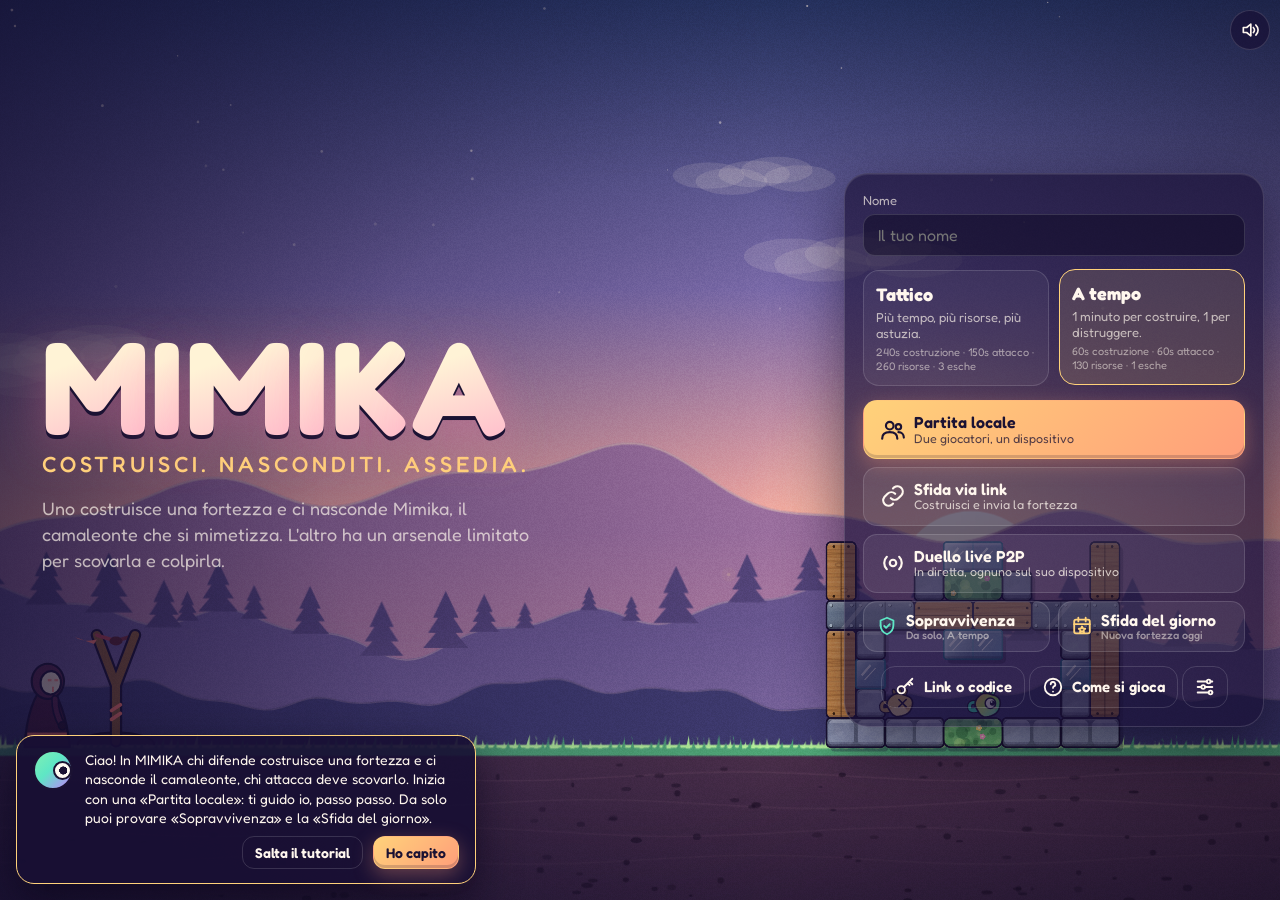
<file: index.html>
<!doctype html>
<html lang="it">
  <head>
    <meta charset="UTF-8" />
    <meta name="viewport" content="width=device-width, initial-scale=1, maximum-scale=1, user-scalable=no, viewport-fit=cover" />
    <meta name="theme-color" content="#140f33" />
    <meta name="description" content="Mimika: costruisci una fortezza, nascondi il camaleonte, assedia quella dell'avversario. 1 contro 1, senza server." />
    <meta name="apple-mobile-web-app-capable" content="yes" />
    <meta name="apple-mobile-web-app-status-bar-style" content="black-translucent" />
    <link rel="icon" href="./favicon.svg" type="image/svg+xml" />
    <link rel="manifest" href="./manifest.webmanifest" />
    <link rel="apple-touch-icon" href="./icons/apple-touch-icon.png" />
    <meta name="mobile-web-app-capable" content="yes" />
    <!-- anteprima dei link (WhatsApp, Telegram, social): https://saari90.github.io/Mimika-gioco/ viene da .env.production -->
    <meta property="og:type" content="website" />
    <meta property="og:site_name" content="Mimika" />
    <meta property="og:locale" content="it_IT" />
    <meta property="og:title" content="Mimika — Costruisci. Nasconditi. Assedia." />
    <meta property="og:description" content="Ti hanno sfidato! Nascondi il camaleonte nella tua fortezza o scova quello dell'avversario. 1 contro 1, gratis, nel browser." />
    <meta property="og:url" content="https://saari90.github.io/Mimika-gioco/" />
    <meta property="og:image" content="https://saari90.github.io/Mimika-gioco/og.png" />
    <meta property="og:image:width" content="1200" />
    <meta property="og:image:height" content="630" />
    <meta property="og:image:alt" content="Il logo MIMIKA davanti a una fortezza di carta al tramonto" />
    <meta name="twitter:card" content="summary_large_image" />
    <title>Mimika</title>
    <script type="module" crossorigin src="./assets/index-C_woood3.js"></script>
    <link rel="stylesheet" crossorigin href="./assets/index-BLP71N2I.css">
  </head>
  <body>
    <canvas id="stage" aria-label="Campo di gioco"></canvas>
    <div id="ui"></div>
    <div id="rotate" aria-hidden="true">
      <div class="rotate-phone"></div>
      <p>Ruota il telefono in orizzontale</p>
    </div>
    <div id="boot"><span>MIMIKA</span></div>
  </body>
</html>
</file>
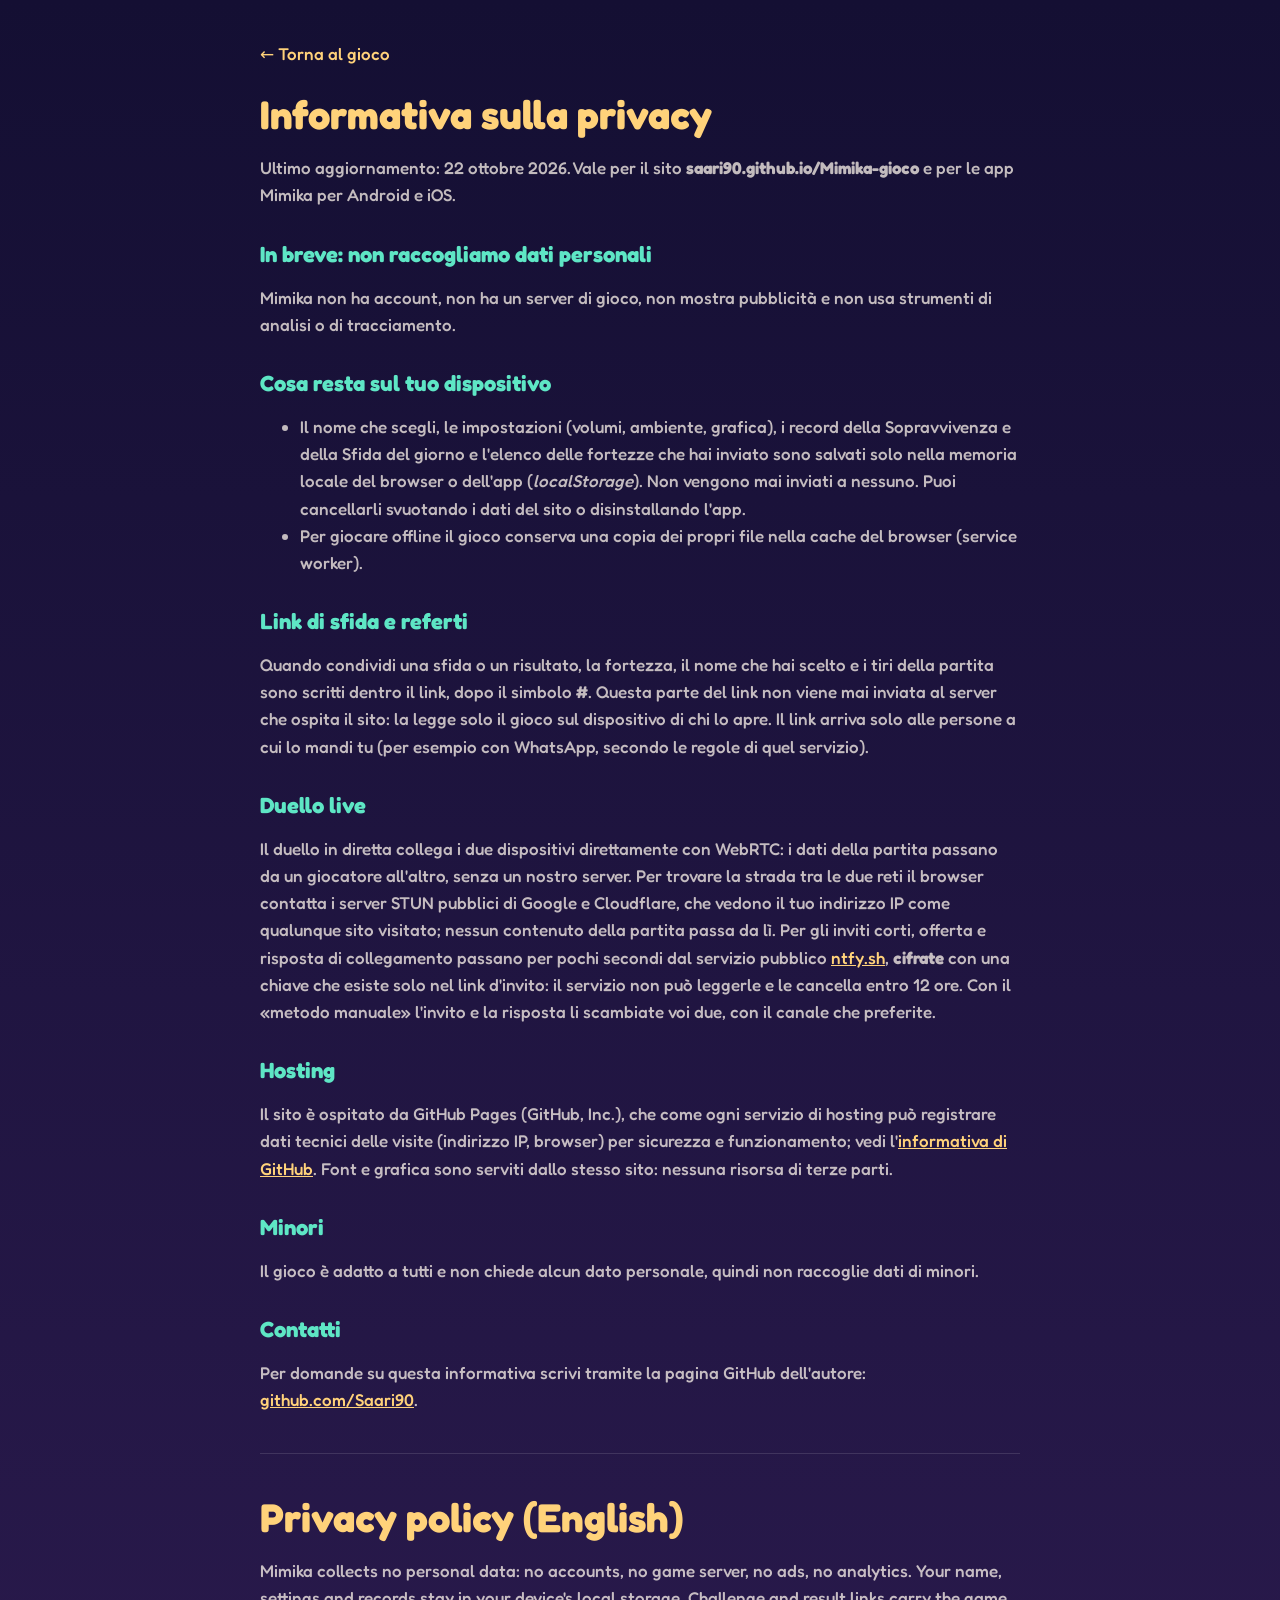
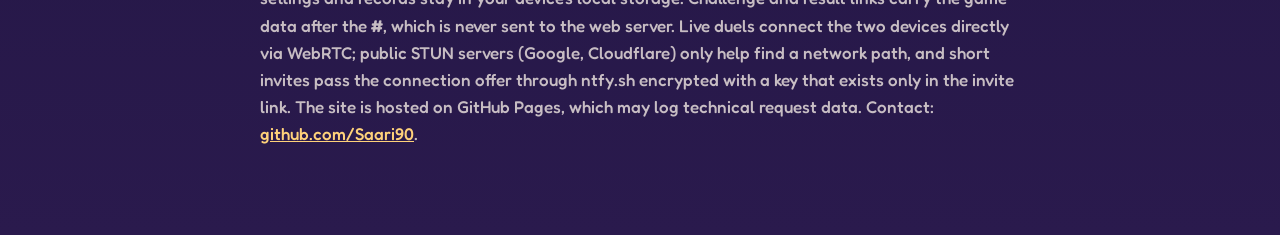
<file: privacy/index.html>
<!doctype html>
<html lang="it">
<head>
  <meta charset="UTF-8" />
  <meta name="viewport" content="width=device-width, initial-scale=1" />
  <title>Mimika — Informativa sulla privacy</title>
  <meta name="theme-color" content="#140f33" />
  <link rel="icon" href="../favicon.svg" type="image/svg+xml" />
  <style>
    @font-face { font-family: Fredoka; src: url(../fonts/fredoka-500.woff2) format('woff2'); font-weight: 500; font-display: swap; }
    @font-face { font-family: Fredoka; src: url(../fonts/fredoka-700.woff2) format('woff2'); font-weight: 700; font-display: swap; }
    :root { --night: #140f33; --gold: #ffd27a; --def: #5ee6c5; --text: #fff7ee; --muted: rgba(255, 247, 238, 0.74); --line: rgba(255, 255, 255, 0.12); }
    * { box-sizing: border-box; }
    body { margin: 0; font: 500 17px/1.6 Fredoka, system-ui, sans-serif; color: var(--text); background: #140f33 linear-gradient(180deg, #140f33, #2a1a4d); min-height: 100vh; }
    main { width: min(760px, 100% - 32px); margin: 0 auto; padding: 40px 0 70px; }
    h1 { font: 700 clamp(28px, 5vw, 40px)/1.15 Fredoka; color: var(--gold); margin: 0 0 6px; }
    h2 { font: 700 22px Fredoka; margin: 32px 0 6px; color: var(--def); }
    p, li { color: var(--muted); }
    a { color: var(--gold); }
    .back { display: inline-block; margin-bottom: 24px; text-decoration: none; }
    hr { border: 0; border-top: 1px solid var(--line); margin: 40px 0; }
  </style>
</head>
<body>
  <main>
    <a class="back" href="../">← Torna al gioco</a>
    <h1>Informativa sulla privacy</h1>
    <p>Ultimo aggiornamento: 22 ottobre 2026. Vale per il sito <b>saari90.github.io/Mimika-gioco</b> e per le app Mimika per Android e iOS.</p>

    <h2>In breve: non raccogliamo dati personali</h2>
    <p>Mimika non ha account, non ha un server di gioco, non mostra pubblicità e non usa strumenti di analisi o di tracciamento.</p>

    <h2>Cosa resta sul tuo dispositivo</h2>
    <ul>
      <li>Il nome che scegli, le impostazioni (volumi, ambiente, grafica), i record della Sopravvivenza e della Sfida del giorno e l'elenco delle fortezze che hai inviato sono salvati solo nella memoria locale del browser o dell'app (<i>localStorage</i>). Non vengono mai inviati a nessuno. Puoi cancellarli svuotando i dati del sito o disinstallando l'app.</li>
      <li>Per giocare offline il gioco conserva una copia dei propri file nella cache del browser (service worker).</li>
    </ul>

    <h2>Link di sfida e referti</h2>
    <p>Quando condividi una sfida o un risultato, la fortezza, il nome che hai scelto e i tiri della partita sono scritti dentro il link, dopo il simbolo <b>#</b>. Questa parte del link non viene mai inviata al server che ospita il sito: la legge solo il gioco sul dispositivo di chi lo apre. Il link arriva solo alle persone a cui lo mandi tu (per esempio con WhatsApp, secondo le regole di quel servizio).</p>

    <h2>Duello live</h2>
    <p>Il duello in diretta collega i due dispositivi direttamente con WebRTC: i dati della partita passano da un giocatore all'altro, senza un nostro server. Per trovare la strada tra le due reti il browser contatta i server STUN pubblici di Google e Cloudflare, che vedono il tuo indirizzo IP come qualunque sito visitato; nessun contenuto della partita passa da lì. Per gli inviti corti, offerta e risposta di collegamento passano per pochi secondi dal servizio pubblico <a href="https://ntfy.sh">ntfy.sh</a>, <b>cifrate</b> con una chiave che esiste solo nel link d'invito: il servizio non può leggerle e le cancella entro 12 ore. Con il «metodo manuale» l'invito e la risposta li scambiate voi due, con il canale che preferite.</p>

    <h2>Hosting</h2>
    <p>Il sito è ospitato da GitHub Pages (GitHub, Inc.), che come ogni servizio di hosting può registrare dati tecnici delle visite (indirizzo IP, browser) per sicurezza e funzionamento; vedi l'<a href="https://docs.github.com/site-policy/privacy-policies/github-general-privacy-statement">informativa di GitHub</a>. Font e grafica sono serviti dallo stesso sito: nessuna risorsa di terze parti.</p>

    <h2>Minori</h2>
    <p>Il gioco è adatto a tutti e non chiede alcun dato personale, quindi non raccoglie dati di minori.</p>

    <h2>Contatti</h2>
    <p>Per domande su questa informativa scrivi tramite la pagina GitHub dell'autore: <a href="https://github.com/Saari90">github.com/Saari90</a>.</p>

    <hr />
    <h1 lang="en">Privacy policy (English)</h1>
    <p lang="en">Mimika collects no personal data: no accounts, no game server, no ads, no analytics. Your name, settings and records stay in your device's local storage. Challenge and result links carry the game data after the <b>#</b>, which is never sent to the web server. Live duels connect the two devices directly via WebRTC; public STUN servers (Google, Cloudflare) only help find a network path, and short invites pass the connection offer through ntfy.sh encrypted with a key that exists only in the invite link. The site is hosted on GitHub Pages, which may log technical request data. Contact: <a href="https://github.com/Saari90">github.com/Saari90</a>.</p>
  </main>
</body>
</html>
</file>
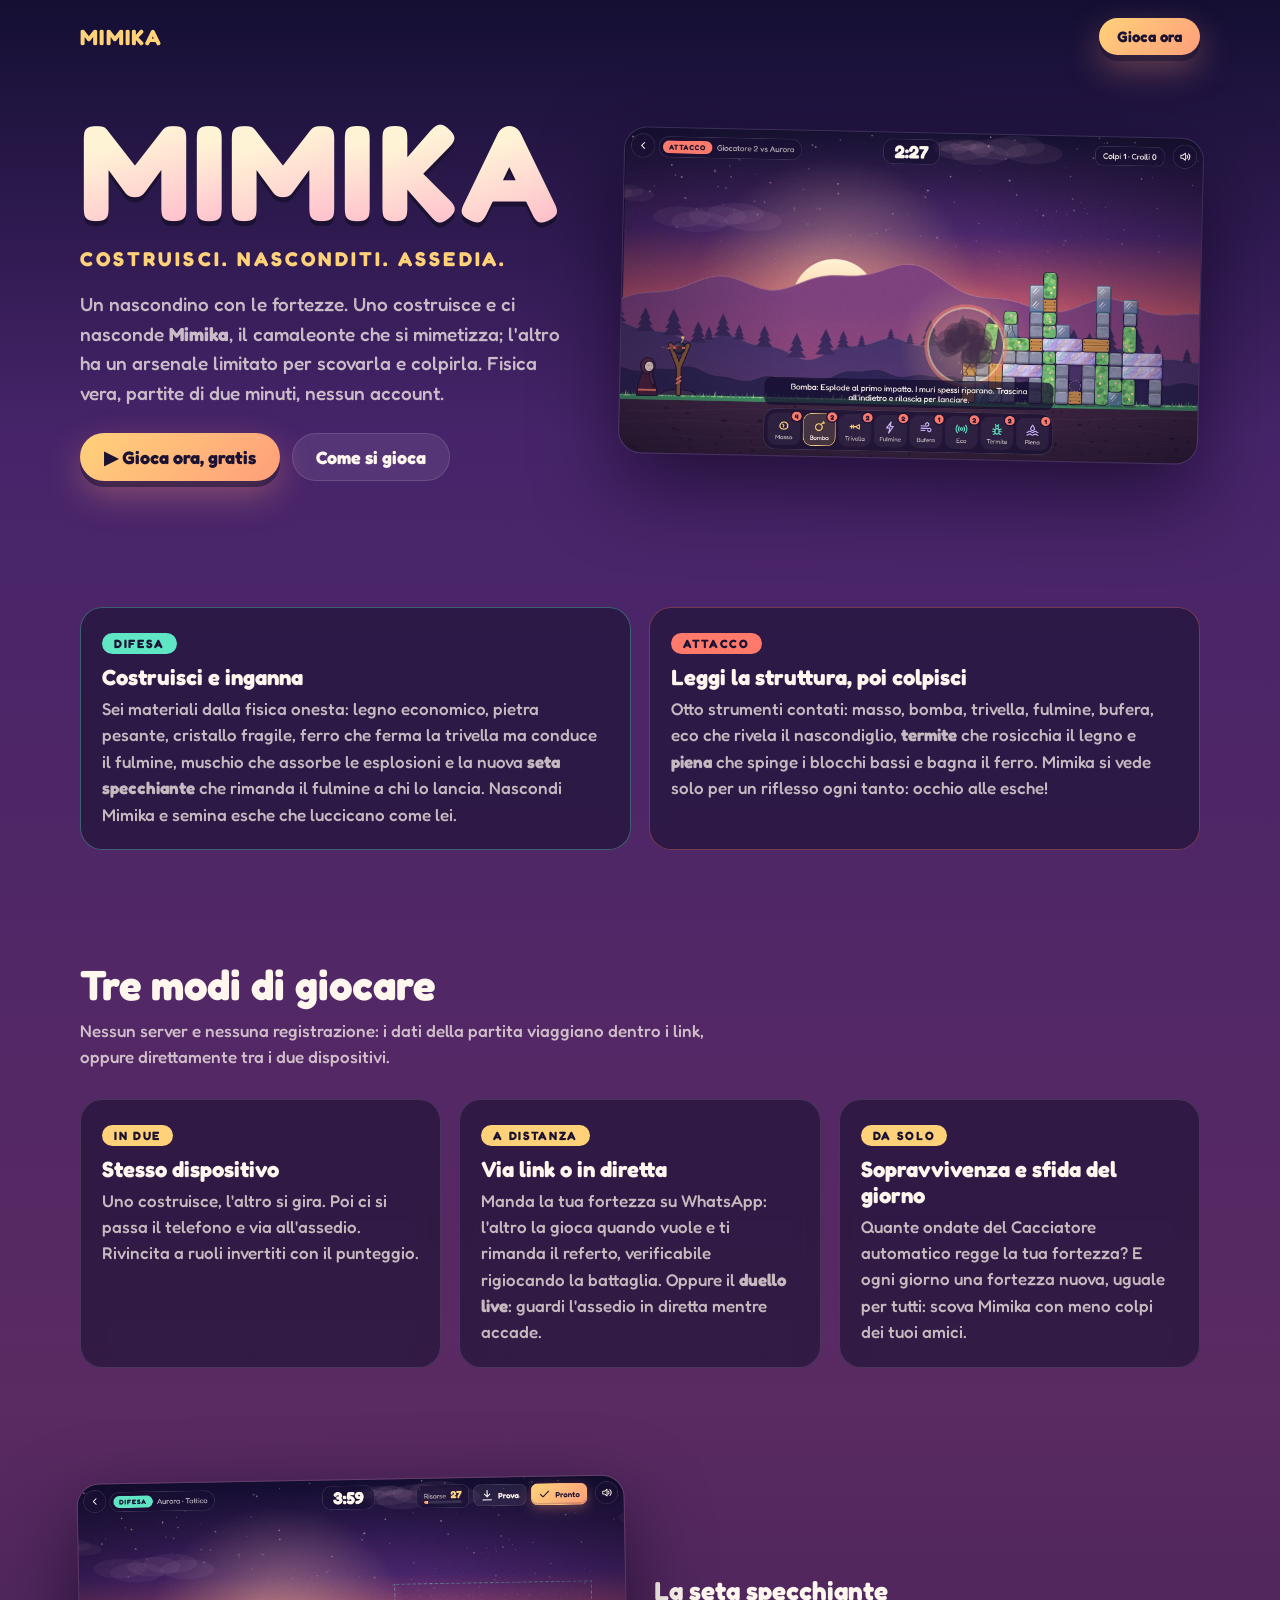
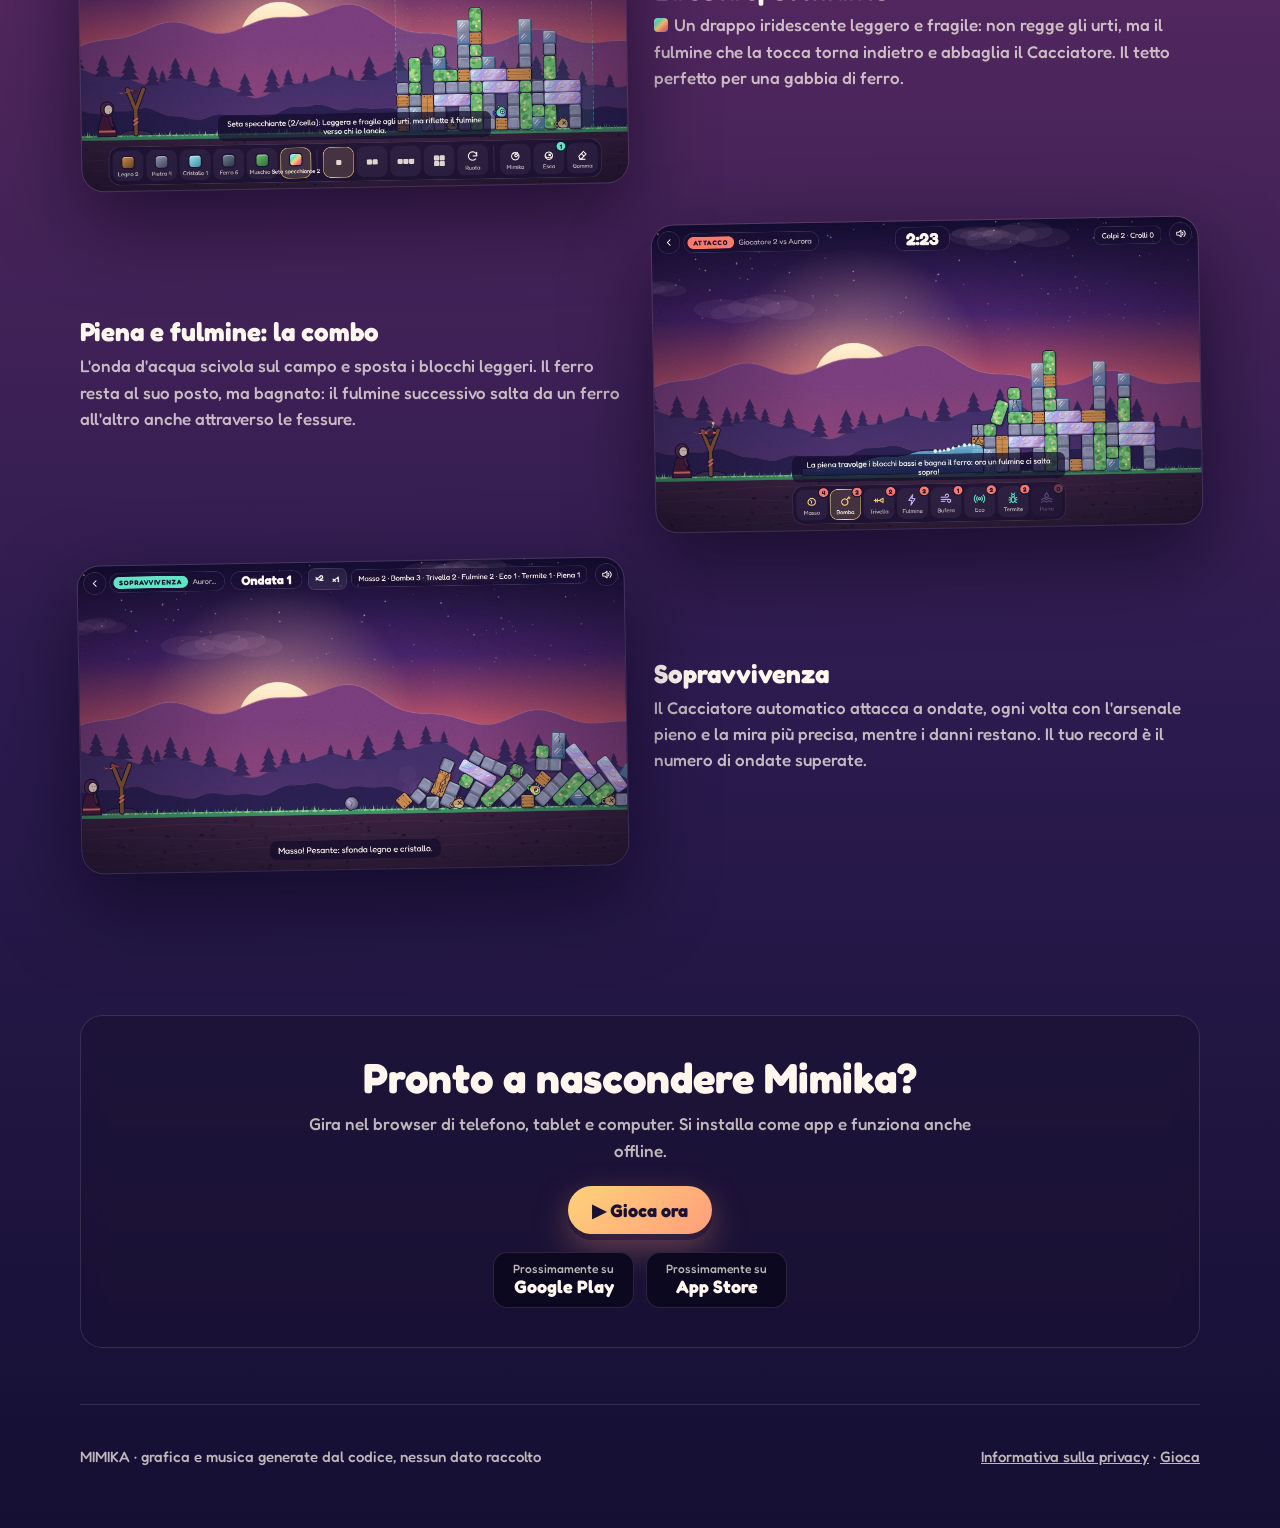
<file: promo/index.html>
<!doctype html>
<html lang="it">
<head>
  <meta charset="UTF-8" />
  <meta name="viewport" content="width=device-width, initial-scale=1" />
  <title>Mimika — Costruisci. Nasconditi. Assedia.</title>
  <meta name="description" content="Mimika è un gioco 1 contro 1 di assedio artistico: costruisci una fortezza, nascondi il camaleonte, assedia quella dell'avversario. Gratis, nel browser, anche via link." />
  <meta name="theme-color" content="#140f33" />
  <meta property="og:type" content="website" />
  <meta property="og:title" content="Mimika — Costruisci. Nasconditi. Assedia." />
  <meta property="og:description" content="Nascondi il camaleonte nella tua fortezza o scova quello dell'avversario. 1 contro 1, gratis, nel browser." />
  <meta property="og:image" content="https://saari90.github.io/Mimika-gioco/og.png" />
  <meta name="twitter:card" content="summary_large_image" />
  <link rel="icon" href="../favicon.svg" type="image/svg+xml" />
  <style>
    @font-face { font-family: Fredoka; src: url(../fonts/fredoka-500.woff2) format('woff2'); font-weight: 500; font-display: swap; }
    @font-face { font-family: Fredoka; src: url(../fonts/fredoka-700.woff2) format('woff2'); font-weight: 700; font-display: swap; }
    /* palette "Crepuscolo di carta" (docs/02-ART-DIRECTION.md) */
    :root {
      --night: #140f33; --plum: #47246a; --rose: #c4566a; --peach: #f7b27a; --ink: #1b1233;
      --def: #5ee6c5; --atk: #ff7a6b; --gold: #ffd27a; --pink: #ff9ec7; --bolt: #cbb8ff;
      --text: #fff7ee; --muted: rgba(255, 247, 238, 0.72); --panel: rgba(27, 18, 51, 0.62); --line: rgba(255, 255, 255, 0.12);
    }
    * { box-sizing: border-box; margin: 0; }
    html { scroll-behavior: smooth; background: var(--night); }
    body {
      font: 500 17px/1.55 Fredoka, system-ui, sans-serif; color: var(--text);
      background: linear-gradient(180deg, var(--night) 0%, var(--plum) 14%, #5a2a62 45%, #2a1a4d 75%, var(--night) 100%);
      min-height: 100vh; overflow-x: hidden;
    }
    a { color: inherit; }
    .wrap { width: min(1120px, 100% - 32px); margin: 0 auto; }
    header.top { display: flex; align-items: center; justify-content: space-between; padding: 18px 0; }
    .mini-logo { font: 700 22px Fredoka; letter-spacing: .06em; color: var(--gold); text-decoration: none; }
    .btn {
      display: inline-flex; align-items: center; gap: 10px; padding: 13px 24px; border-radius: 999px;
      font: 700 18px Fredoka; text-decoration: none; color: var(--ink); background: linear-gradient(135deg, var(--gold), #ff9e7a);
      box-shadow: 0 6px 0 rgba(27, 18, 51, .55), 0 14px 34px rgba(255, 158, 122, .35); transition: transform .15s;
    }
    .btn:hover { transform: translateY(-2px); }
    .btn.ghost { background: rgba(255, 255, 255, .08); color: var(--text); box-shadow: inset 0 0 0 1px var(--line); }
    .btn.small { padding: 9px 18px; font-size: 15px; }

    .hero { display: grid; grid-template-columns: 1fr 1.15fr; gap: 40px; align-items: center; padding: 36px 0 70px; }
    .logo { font: 700 clamp(64px, 11vw, 136px)/.9 Fredoka; letter-spacing: .02em; display: flex; }
    .logo span {
      background: linear-gradient(160deg, #fff3d6 10%, var(--pink) 45%, var(--gold) 70%, var(--def) 100%); background-size: 300% 300%;
      -webkit-background-clip: text; background-clip: text; color: transparent; animation: shift 8s ease-in-out infinite, bob 3.4s ease-in-out infinite;
      animation-delay: calc(var(--i) * -.35s), calc(var(--i) * .12s); filter: drop-shadow(0 5px 0 var(--ink));
    }
    @keyframes shift { 50% { background-position: 100% 100%; } }
    @keyframes bob { 50% { transform: translateY(-6px); } }
    .tagline { margin-top: 16px; font: 700 clamp(15px, 1.8vw, 20px) Fredoka; letter-spacing: .16em; color: var(--gold); }
    .pitch { margin: 18px 0 26px; font-size: 19px; color: var(--muted); max-width: 30em; }
    .cta { display: flex; flex-wrap: wrap; gap: 12px; }
    .shot { border-radius: 22px; overflow: hidden; box-shadow: 0 0 0 1px var(--line), 0 30px 80px rgba(8, 4, 24, .6); transform: rotate(1.2deg); }
    .shot img { display: block; width: 100%; height: auto; }

    section { padding: 56px 0; }
    h2 { font: 700 clamp(28px, 4vw, 42px)/1.1 Fredoka; margin-bottom: 10px; }
    .lead { color: var(--muted); max-width: 40em; margin-bottom: 28px; }
    .grid2 { display: grid; grid-template-columns: 1fr 1fr; gap: 18px; }
    .grid3 { display: grid; grid-template-columns: repeat(3, 1fr); gap: 18px; }
    .card { padding: 22px; border-radius: 22px; background: var(--panel); box-shadow: inset 0 0 0 1px var(--line); backdrop-filter: blur(10px); }
    .card h3 { font: 700 22px Fredoka; margin-bottom: 6px; }
    .card p { color: var(--muted); }
    .pill { display: inline-block; padding: 3px 12px; border-radius: 999px; font: 700 12px Fredoka; letter-spacing: .14em; color: var(--ink); margin-bottom: 10px; }
    .def .pill { background: var(--def); } .atk .pill { background: var(--atk); } .neu .pill { background: var(--gold); }
    .def { box-shadow: inset 0 0 0 1px rgba(94, 230, 197, .35); } .atk { box-shadow: inset 0 0 0 1px rgba(255, 122, 107, .35); }
    .feature { display: grid; grid-template-columns: 1fr 1fr; gap: 28px; align-items: center; margin-bottom: 34px; }
    .feature:nth-child(even) .shot { order: 2; transform: rotate(-1deg); }
    .feature .shot { transform: rotate(-1deg); }
    .feature h3 { font: 700 26px Fredoka; margin-bottom: 6px; }
    .feature p { color: var(--muted); }
    .swatch { display: inline-block; width: 14px; height: 14px; border-radius: 4px; vertical-align: -1px; margin-right: 6px; }
    .stores { display: flex; flex-wrap: wrap; gap: 12px; margin-top: 18px; }
    .store { display: inline-flex; flex-direction: column; padding: 10px 20px; border-radius: 14px; background: #0b0820; box-shadow: inset 0 0 0 1px var(--line); line-height: 1.2; }
    .store small { color: var(--muted); font-size: 12px; } .store b { font-size: 18px; }
    footer { padding: 40px 0 60px; color: var(--muted); font-size: 15px; display: flex; flex-wrap: wrap; gap: 18px; justify-content: space-between; border-top: 1px solid var(--line); }

    @media (max-width: 820px) {
      .hero, .feature, .grid2 { grid-template-columns: 1fr; }
      .grid3 { grid-template-columns: 1fr; }
      .feature:nth-child(even) .shot { order: 0; }
      .hero { padding-top: 10px; }
    }
    @media (prefers-reduced-motion: reduce) { .logo span { animation: none; } html { scroll-behavior: auto; } }
  </style>
</head>
<body>
  <div class="wrap">
    <header class="top">
      <a class="mini-logo" href="./">MIMIKA</a>
      <a class="btn small" href="../">Gioca ora</a>
    </header>

    <div class="hero">
      <div>
        <h1 class="logo" aria-label="Mimika"><span style="--i:0">M</span><span style="--i:1">I</span><span style="--i:2">M</span><span style="--i:3">I</span><span style="--i:4">K</span><span style="--i:5">A</span></h1>
        <p class="tagline">COSTRUISCI. NASCONDITI. ASSEDIA.</p>
        <p class="pitch">Un nascondino con le fortezze. Uno costruisce e ci nasconde <b>Mimika</b>, il camaleonte che si mimetizza; l'altro ha un arsenale limitato per scovarla e colpirla. Fisica vera, partite di due minuti, nessun account.</p>
        <div class="cta">
          <a class="btn" href="../">▶ Gioca ora, gratis</a>
          <a class="btn ghost" href="#modalita">Come si gioca</a>
        </div>
      </div>
      <div class="shot"><img src="4-esplosione.jpg" alt="Una bomba esplode contro una fortezza di pietra, legno e muschio al tramonto" width="1920" height="1080" /></div>
    </div>
  </div>

  <section>
    <div class="wrap grid2">
      <div class="card def">
        <span class="pill">DIFESA</span>
        <h3>Costruisci e inganna</h3>
        <p>Sei materiali dalla fisica onesta: legno economico, pietra pesante, cristallo fragile, ferro che ferma la trivella ma conduce il fulmine, muschio che assorbe le esplosioni e la nuova <b>seta specchiante</b> che rimanda il fulmine a chi lo lancia. Nascondi Mimika e semina esche che luccicano come lei.</p>
      </div>
      <div class="card atk">
        <span class="pill">ATTACCO</span>
        <h3>Leggi la struttura, poi colpisci</h3>
        <p>Otto strumenti contati: masso, bomba, trivella, fulmine, bufera, eco che rivela il nascondiglio, <b>termite</b> che rosicchia il legno e <b>piena</b> che spinge i blocchi bassi e bagna il ferro. Mimika si vede solo per un riflesso ogni tanto: occhio alle esche!</p>
      </div>
    </div>
  </section>

  <section id="modalita">
    <div class="wrap">
      <h2>Tre modi di giocare</h2>
      <p class="lead">Nessun server e nessuna registrazione: i dati della partita viaggiano dentro i link, oppure direttamente tra i due dispositivi.</p>
      <div class="grid3">
        <div class="card neu"><span class="pill">IN DUE</span><h3>Stesso dispositivo</h3><p>Uno costruisce, l'altro si gira. Poi ci si passa il telefono e via all'assedio. Rivincita a ruoli invertiti con il punteggio.</p></div>
        <div class="card neu"><span class="pill">A DISTANZA</span><h3>Via link o in diretta</h3><p>Manda la tua fortezza su WhatsApp: l'altro la gioca quando vuole e ti rimanda il referto, verificabile rigiocando la battaglia. Oppure il <b>duello live</b>: guardi l'assedio in diretta mentre accade.</p></div>
        <div class="card neu"><span class="pill">DA SOLO</span><h3>Sopravvivenza e sfida del giorno</h3><p>Quante ondate del Cacciatore automatico regge la tua fortezza? E ogni giorno una fortezza nuova, uguale per tutti: scova Mimika con meno colpi dei tuoi amici.</p></div>
      </div>
    </div>
  </section>

  <section>
    <div class="wrap">
      <div class="feature">
        <div class="shot"><img src="2-costruzione.jpg" alt="La fase di costruzione con la barra dei materiali" loading="lazy" width="1920" height="1080" /></div>
        <div><h3>La seta specchiante</h3><p><span class="swatch" style="background:linear-gradient(135deg,#ece4ff,#5ee6c5,#ffd27a,#ff7a6b,#8a76cc)"></span>Un drappo iridescente leggero e fragile: non regge gli urti, ma il fulmine che la tocca torna indietro e abbaglia il Cacciatore. Il tetto perfetto per una gabbia di ferro.</p></div>
      </div>
      <div class="feature">
        <div class="shot"><img src="5-piena.jpg" alt="Un'onda di piena travolge la base della fortezza" loading="lazy" width="1920" height="1080" /></div>
        <div><h3>Piena e fulmine: la combo</h3><p>L'onda d'acqua scivola sul campo e sposta i blocchi leggeri. Il ferro resta al suo posto, ma bagnato: il fulmine successivo salta da un ferro all'altro anche attraverso le fessure.</p></div>
      </div>
      <div class="feature">
        <div class="shot"><img src="7-sopravvivenza.jpg" alt="La modalità Sopravvivenza contro il Cacciatore automatico" loading="lazy" width="1920" height="1080" /></div>
        <div><h3>Sopravvivenza</h3><p>Il Cacciatore automatico attacca a ondate, ogni volta con l'arsenale pieno e la mira più precisa, mentre i danni restano. Il tuo record è il numero di ondate superate.</p></div>
      </div>
    </div>
  </section>

  <section>
    <div class="wrap card" style="text-align:center;padding:40px 22px">
      <h2>Pronto a nascondere Mimika?</h2>
      <p class="lead" style="margin:0 auto 22px">Gira nel browser di telefono, tablet e computer. Si installa come app e funziona anche offline.</p>
      <a class="btn" href="../">▶ Gioca ora</a>
      <div class="stores" style="justify-content:center">
        <span class="store"><small>Prossimamente su</small><b>Google Play</b></span>
        <span class="store"><small>Prossimamente su</small><b>App Store</b></span>
      </div>
    </div>
  </section>

  <div class="wrap">
    <footer>
      <span>MIMIKA · grafica e musica generate dal codice, nessun dato raccolto</span>
      <span><a href="../privacy/">Informativa sulla privacy</a> · <a href="../">Gioca</a></span>
    </footer>
  </div>
</body>
</html>
</file>
<file: assets/index-BLP71N2I.css>
@font-face{font-family:Fredoka;font-style:normal;font-display:swap;font-weight:400;src:url(./fredoka-hebrew-400-normal-CT3eDt6U.woff2)format("woff2"),url(./fredoka-hebrew-400-normal-S03uWvSu.woff)format("woff");unicode-range:U+307-308,U+590-5FF,U+200C-2010,U+20AA,U+25CC,U+FB1D-FB4F}@font-face{font-family:Fredoka;font-style:normal;font-display:swap;font-weight:400;src:url([data-uri])format("woff2"),url([data-uri])format("woff");unicode-range:U+100-2BA,U+2BD-2C5,U+2C7-2CC,U+2CE-2D7,U+2DD-2FF,U+304,U+308,U+329,U+1D00-1DBF,U+1E00-1E9F,U+1EF2-1EFF,U+2020,U+20A0-20AB,U+20AD-20C0,U+2113,U+2C60-2C7F,U+A720-A7FF}@font-face{font-family:Fredoka;font-style:normal;font-display:swap;font-weight:400;src:url(./fredoka-latin-400-normal-17JuUzdy.woff2)format("woff2"),url(./fredoka-latin-400-normal-DbXSrOeS.woff)format("woff");unicode-range:U+??,U+131,U+152-153,U+2BB-2BC,U+2C6,U+2DA,U+2DC,U+304,U+308,U+329,U+2000-206F,U+20AC,U+2122,U+2191,U+2193,U+2212,U+2215,U+FEFF,U+FFFD}@font-face{font-family:Fredoka;font-style:normal;font-display:swap;font-weight:500;src:url(./fredoka-hebrew-500-normal-DdMTjgiE.woff2)format("woff2"),url(./fredoka-hebrew-500-normal-BtShCMVp.woff)format("woff");unicode-range:U+307-308,U+590-5FF,U+200C-2010,U+20AA,U+25CC,U+FB1D-FB4F}@font-face{font-family:Fredoka;font-style:normal;font-display:swap;font-weight:500;src:url([data-uri])format("woff2"),url([data-uri])format("woff");unicode-range:U+100-2BA,U+2BD-2C5,U+2C7-2CC,U+2CE-2D7,U+2DD-2FF,U+304,U+308,U+329,U+1D00-1DBF,U+1E00-1E9F,U+1EF2-1EFF,U+2020,U+20A0-20AB,U+20AD-20C0,U+2113,U+2C60-2C7F,U+A720-A7FF}@font-face{font-family:Fredoka;font-style:normal;font-display:swap;font-weight:500;src:url(./fredoka-latin-500-normal-B0JifZgm.woff2)format("woff2"),url(./fredoka-latin-500-normal-BL692wg7.woff)format("woff");unicode-range:U+??,U+131,U+152-153,U+2BB-2BC,U+2C6,U+2DA,U+2DC,U+304,U+308,U+329,U+2000-206F,U+20AC,U+2122,U+2191,U+2193,U+2212,U+2215,U+FEFF,U+FFFD}@font-face{font-family:Fredoka;font-style:normal;font-display:swap;font-weight:600;src:url(./fredoka-hebrew-600-normal-CTBxhdlE.woff2)format("woff2"),url(./fredoka-hebrew-600-normal-BiVDObXj.woff)format("woff");unicode-range:U+307-308,U+590-5FF,U+200C-2010,U+20AA,U+25CC,U+FB1D-FB4F}@font-face{font-family:Fredoka;font-style:normal;font-display:swap;font-weight:600;src:url([data-uri])format("woff2"),url([data-uri])format("woff");unicode-range:U+100-2BA,U+2BD-2C5,U+2C7-2CC,U+2CE-2D7,U+2DD-2FF,U+304,U+308,U+329,U+1D00-1DBF,U+1E00-1E9F,U+1EF2-1EFF,U+2020,U+20A0-20AB,U+20AD-20C0,U+2113,U+2C60-2C7F,U+A720-A7FF}@font-face{font-family:Fredoka;font-style:normal;font-display:swap;font-weight:600;src:url(./fredoka-latin-600-normal-C4zohCW5.woff2)format("woff2"),url(./fredoka-latin-600-normal-CcrEjrB4.woff)format("woff");unicode-range:U+??,U+131,U+152-153,U+2BB-2BC,U+2C6,U+2DA,U+2DC,U+304,U+308,U+329,U+2000-206F,U+20AC,U+2122,U+2191,U+2193,U+2212,U+2215,U+FEFF,U+FFFD}@font-face{font-family:Fredoka;font-style:normal;font-display:swap;font-weight:700;src:url(./fredoka-hebrew-700-normal-DBqnFHCe.woff2)format("woff2"),url(./fredoka-hebrew-700-normal-DiqR04Vd.woff)format("woff");unicode-range:U+307-308,U+590-5FF,U+200C-2010,U+20AA,U+25CC,U+FB1D-FB4F}@font-face{font-family:Fredoka;font-style:normal;font-display:swap;font-weight:700;src:url([data-uri])format("woff2"),url([data-uri])format("woff");unicode-range:U+100-2BA,U+2BD-2C5,U+2C7-2CC,U+2CE-2D7,U+2DD-2FF,U+304,U+308,U+329,U+1D00-1DBF,U+1E00-1E9F,U+1EF2-1EFF,U+2020,U+20A0-20AB,U+20AD-20C0,U+2113,U+2C60-2C7F,U+A720-A7FF}@font-face{font-family:Fredoka;font-style:normal;font-display:swap;font-weight:700;src:url(./fredoka-latin-700-normal-BOIZVyIN.woff2)format("woff2"),url(./fredoka-latin-700-normal-C8FeHd3X.woff)format("woff");unicode-range:U+??,U+131,U+152-153,U+2BB-2BC,U+2C6,U+2DA,U+2DC,U+304,U+308,U+329,U+2000-206F,U+20AC,U+2122,U+2191,U+2193,U+2212,U+2215,U+FEFF,U+FFFD}:root{--ink:#1b1233;--night:#140f33;--panel:#180f34a8;--panel-strong:#180f34e6;--line:#ffffff24;--text:#fff7ee;--muted:#fff7eead;--def:#5ee6c5;--atk:#ff7a6b;--gold:#ffd27a;--pink:#ff9ec7;--radius:18px;--safe-t:env(safe-area-inset-top,0px);--safe-b:env(safe-area-inset-bottom,0px);--safe-l:env(safe-area-inset-left,0px);--safe-r:env(safe-area-inset-right,0px);--tool:54px;--lightningcss-light: ;--lightningcss-dark:initial;color-scheme:dark}*{box-sizing:border-box}html,body{background:var(--night);height:100%;color:var(--text);-webkit-tap-highlight-color:transparent;-webkit-user-select:none;user-select:none;overscroll-behavior:none;margin:0;font-family:Fredoka,system-ui,-apple-system,BlinkMacSystemFont,Segoe UI,Roboto,Noto Sans,Ubuntu,Cantarell,Helvetica Neue,sans-serif;overflow:hidden}#stage{width:100vw;height:100vh;touch-action:none;height:100dvh;display:block;position:fixed;top:0;bottom:0;left:0;right:0}#ui{pointer-events:none;position:fixed;top:0;bottom:0;left:0;right:0}.layer{pointer-events:none;position:absolute;top:0;bottom:0;left:0;right:0}.layer>*{pointer-events:auto}.hud-layer>.hud{pointer-events:none}.hud-layer .hud>*{pointer-events:auto}.hud-layer .hud>.hint{pointer-events:none}h1,h2,h3,p{margin:0}button,input,textarea{font:inherit;color:inherit}.ico{flex:none;width:22px;height:22px;display:inline-flex}.ico svg{width:100%;height:100%}.ico.tiny{vertical-align:-3px;width:16px;height:16px;margin-right:4px}.panel{background:var(--panel);border:1px solid var(--line);border-radius:calc(var(--radius) + 6px);-webkit-backdrop-filter:blur(14px)saturate(1.2);box-shadow:0 20px 60px #0804188c,inset 0 1px #ffffff14}.btn{border:1px solid var(--line);color:var(--text);cursor:pointer;background:#ffffff12;border-radius:14px;justify-content:center;align-items:center;gap:8px;padding:10px 16px;font-weight:600;text-decoration:none;transition:transform .12s,background .2s,border-color .2s;display:inline-flex}.btn:hover{background:#ffffff21}.btn:active{transform:translateY(1px)scale(.98)}.btn:disabled{opacity:.45;cursor:not-allowed}.btn.primary{background:linear-gradient(135deg, var(--gold), #ff9e7a);color:var(--ink);border-color:#0000;box-shadow:0 6px 20px #ff9e7a59,inset 0 -3px #1b12332e}.btn.primary:hover{filter:brightness(1.06)}.btn.ghost{background:0 0}.btn.small{border-radius:12px;padding:7px 12px;font-size:14px}.btn.big{text-align:left;justify-content:flex-start;width:100%;padding:12px 16px}.btn.big .ico{width:26px;height:26px}.btn-text{flex-direction:column;line-height:1.15;display:flex}.btn-text small{opacity:.75;font-size:12.5px;font-weight:400}.btn.active{border-color:var(--def);background:#5ee6c52e}.row{justify-content:center;align-items:center;gap:10px;display:flex}.row.wrap{flex-wrap:wrap}.field{color:var(--muted);flex-direction:column;gap:6px;font-size:13px;display:flex}.name-input,textarea{border:1px solid var(--line);width:100%;color:var(--text);-webkit-user-select:text;user-select:text;background:#0a061e73;border-radius:12px;outline:none;padding:10px 14px;font-size:16px}.name-input:focus,textarea:focus{border-color:var(--def)}textarea{resize:none;font-family:ui-monospace,monospace;font-size:12px}.tip{color:var(--muted);font-size:13px}.screen{padding:calc(16px + var(--safe-t)) calc(16px + var(--safe-r)) calc(16px + var(--safe-b)) calc(16px + var(--safe-l));animation:.35s both fade-in;position:absolute;top:0;bottom:0;left:0;right:0;overflow-y:auto}.screen.center{place-items:center;display:grid}@keyframes fade-in{0%{opacity:0;transform:translateY(8px)}to{opacity:1;transform:none}}.menu{background:linear-gradient(90deg,#140f3399,#140f3300 60%);grid-template-columns:minmax(0,1.1fr) minmax(300px,420px);align-items:center;gap:24px;display:grid}.menu-left{flex-direction:column;gap:18px;max-width:560px;padding-left:2vw;display:flex}.menu-right{flex-direction:column;gap:14px;padding:18px;display:flex}.pitch{color:var(--muted);max-width:46ch;font-size:clamp(14px,1.6vw,18px);line-height:1.45}.brand{flex-direction:column;gap:6px;display:flex}.logo{letter-spacing:.02em;font-size:clamp(56px,11vw,132px);font-weight:700;line-height:.9;display:flex}.logo span{background:linear-gradient(160deg, #fff3d6 10%, var(--pink) 45%, var(--gold) 70%, var(--def) 100%);color:#0000;filter:drop-shadow(0 4px 0 var(--ink)) drop-shadow(0 10px 24px #ff78a059);animation:8s ease-in-out infinite hue-drift,3.2s ease-in-out infinite bob;animation-delay:calc(var(--i) * -.9s), calc(var(--i) * .12s);background-size:300% 300%;-webkit-background-clip:text;background-clip:text;display:inline-block}@keyframes hue-drift{0%,to{background-position:0%}50%{background-position:100%}}@keyframes bob{0%,to{transform:translateY(0)rotate(0)}50%{transform:translateY(-6px)rotate(-2deg)}}.tagline{letter-spacing:.18em;text-transform:uppercase;color:var(--gold);font-size:clamp(15px,2vw,22px);font-weight:500}.mode-picker{grid-template-columns:1fr 1fr;gap:10px;display:grid}.mode-card{text-align:left;border:1px solid var(--line);cursor:pointer;background:#ffffff0d;border-radius:16px;flex-direction:column;gap:4px;padding:12px;transition:border-color .2s,background .2s,transform .15s;display:flex}.mode-card b{font-size:18px}.mode-card span{color:var(--muted);font-size:13px}.mode-card small{color:var(--muted);opacity:.8;font-size:11px}.mode-card.active{border-color:var(--gold);background:#ffd27a24;transform:translateY(-1px)}.actions{flex-direction:column;gap:8px;display:flex}.handoff,.result,.share{text-align:center;flex-direction:column;gap:14px;width:min(560px,100%);padding:26px;display:flex}.handoff h2,.result h2,.share h2{font-size:clamp(26px,4vw,38px)}.handoff p,.result p,.share p{color:var(--muted);line-height:1.45}.role-badge{letter-spacing:.16em;color:var(--ink);background:var(--gold);border-radius:999px;align-self:center;padding:5px 14px;font-size:12px;font-weight:700}.def .role-badge{background:var(--def)}.atk .role-badge{background:var(--atk)}.handoff.def{box-shadow:0 0 0 1px #5ee6c559,0 20px 60px #0804188c}.handoff.atk{box-shadow:0 0 0 1px #ff7a6b59,0 20px 60px #0804188c}.big-cta{padding:13px 26px;font-size:18px}.result .cause{font-size:17px}.stat-row{grid-template-columns:repeat(3,1fr);gap:10px;display:grid}.stat{background:#ffffff0f;border-radius:14px;flex-direction:column;padding:10px;display:flex}.stat b{font-size:26px}.stat small{color:var(--muted);font-size:12px}.scoreboard{justify-content:center;align-items:center;gap:14px;font-size:16px;display:flex}.scoreboard b{color:var(--gold);font-size:30px}.result .actions .btn.big{text-align:center;justify-content:center}.link-box{font-size:11px}.modal-layer{pointer-events:none}.modal-backdrop{background:#0804188c;place-items:center;padding:16px;animation:.2s both fade-in;display:grid;position:absolute;top:0;bottom:0;left:0;right:0}.modal{width:min(760px,100%);max-height:calc(100dvh - 32px);padding:24px;position:relative;overflow-y:auto}.modal-close{border:1px solid var(--line);cursor:pointer;background:#ffffff0f;border-radius:50%;width:36px;height:36px;font-size:22px;position:absolute;top:10px;right:12px}.howto h2,.code-modal h2,.confirm h2{margin-bottom:12px;font-size:28px}.howto-cols{grid-template-columns:1fr 1fr;gap:20px;margin-bottom:12px;display:grid}.howto h3{margin-bottom:6px;font-size:18px}.howto h3.def{color:var(--def)}.howto h3.atk{color:var(--atk)}.howto p{color:var(--muted);margin-bottom:8px;line-height:1.45}.mat-list{color:var(--muted);flex-direction:column;gap:6px;margin:0 0 8px;padding:0;font-size:14px;list-style:none;display:flex}.mat-list b{color:var(--text)}.dot{border:1.5px solid var(--ink);vertical-align:-1px;border-radius:4px;width:12px;height:12px;margin-right:6px;display:inline-block}.code-modal,.confirm{flex-direction:column;gap:12px;display:flex}.code-modal p,.confirm p{color:var(--muted)}.toast-layer{padding-top:calc(70px + var(--safe-t));pointer-events:none;flex-direction:column;align-items:center;gap:8px;display:flex}.toast-layer>*{pointer-events:none}.toast{background:var(--panel-strong);border:1px solid var(--line);border-radius:999px;padding:9px 16px;font-size:14px;font-weight:500;transition:opacity .4s,transform .4s;animation:.25s both fade-in}.toast.warn{border-color:var(--atk)}.toast.good{border-color:var(--def)}.toast.out{opacity:0;transform:translateY(-8px)}.hud{position:absolute;top:0;bottom:0;left:0;right:0}.hud-top{top:calc(10px + var(--safe-t));left:calc(56px + var(--safe-l));right:calc(64px + var(--safe-r));grid-template-columns:1fr auto 1fr;align-items:center;gap:10px;display:grid;position:absolute}.role-pill{background:var(--panel);border:1px solid var(--line);-webkit-backdrop-filter:blur(10px);white-space:nowrap;border-radius:999px;justify-self:start;align-items:center;gap:8px;max-width:100%;padding:6px 12px 6px 6px;font-size:13px;display:flex;overflow:hidden}.role-pill b{color:var(--ink);letter-spacing:.12em;border-radius:999px;padding:3px 10px;font-size:12px}.role-pill.def b{background:var(--def)}.role-pill.atk b{background:var(--atk)}.role-pill span{text-overflow:ellipsis;color:var(--muted);overflow:hidden}.timer{font-variant-numeric:tabular-nums;background:var(--panel);border:1px solid var(--line);text-shadow:0 2px 0 var(--ink);border-radius:16px;padding:2px 18px;font-size:30px;font-weight:700}.timer.warn{color:var(--atk);animation:.9s ease-in-out infinite pulse}@keyframes pulse{50%{transform:scale(1.08)}}.hud-actions{justify-self:end;align-items:center;gap:8px;display:flex}.stats{background:var(--panel);border:1px solid var(--line);white-space:nowrap;border-radius:12px;padding:7px 12px;font-size:13px}.budget{background:var(--panel);border:1px solid var(--line);color:var(--muted);border-radius:12px;grid-template-columns:auto auto;align-items:baseline;gap:0 8px;padding:5px 12px 7px;font-size:12px;display:grid}.budget b{color:var(--gold);text-align:right;font-size:18px}.budget .bar{background:#ffffff1f;border-radius:4px;grid-column:1/-1;height:5px;overflow:hidden}.budget .bar i{background:linear-gradient(90deg, var(--atk), var(--gold));height:100%;transition:width .25s;display:block}.hint{left:50%;bottom:calc(var(--tool) + 30px + var(--safe-b));text-align:center;max-width:min(680px,92vw);color:var(--text);background:#140c2cb8;border-radius:12px;padding:7px 14px;font-size:13.5px;position:absolute;transform:translate(-50%)}.hint:empty{display:none}.hint.warn{color:var(--atk)}.dock{left:50%;bottom:calc(10px + var(--safe-b));background:var(--panel);border:1px solid var(--line);-webkit-backdrop-filter:blur(14px);scrollbar-width:none;border-radius:20px;align-items:center;gap:8px;max-width:calc(100vw - 20px);padding:6px;transition:opacity .4s,transform .4s;display:flex;position:absolute;overflow-x:auto;transform:translate(-50%)}.dock.hidden{opacity:0;pointer-events:none;transform:translate(-50%,30px)}.dock-group{gap:5px;display:flex}.dock-sep{background:var(--line);align-self:stretch;width:1px;margin:4px 2px}.tool{width:var(--tool);height:var(--tool);cursor:pointer;background:#ffffff0d;border:1px solid #0000;border-radius:14px;flex-direction:column;flex:none;justify-content:center;align-items:center;gap:3px;transition:background .15s,border-color .15s,transform .12s;display:flex;position:relative}.tool:hover{background:#ffffff1f}.tool:active{transform:scale(.94)}.tool small{color:var(--muted);white-space:nowrap;font-size:10px;line-height:1}.tool.active{border-color:var(--gold);background:#ffd27a29}.tool.active small{color:var(--text)}.tool.empty{opacity:.35}.tool .badge{background:var(--atk);min-width:19px;height:19px;color:var(--ink);border:2px solid var(--ink);border-radius:999px;place-items:center;padding:0 5px;font-size:11px;font-style:normal;font-weight:700;display:grid;position:absolute;top:-5px;right:-5px}.build-hud .tool .badge{background:var(--def)}.swatch{background:linear-gradient(145deg, var(--swatch), var(--swatch-dark));border:2px solid var(--ink);border-radius:7px;width:24px;height:24px;box-shadow:inset 0 2px #ffffff59}.shape-preview{grid-template-columns:repeat(var(--w), 9px);grid-template-rows:repeat(var(--h), 9px);gap:1px;display:grid}.shape.rotated .shape-preview{grid-template-columns:repeat(var(--h), 9px);grid-template-rows:repeat(var(--w), 9px)}.shape-preview i{background:var(--text);opacity:.85;border-radius:2px}.weapon.fam-ambiente .ico{color:#cbb8ff}.weapon.fam-stratagemma .ico{color:var(--def)}.weapon.fam-arma .ico{color:var(--gold)}.quit-btn,.sound-btn{top:calc(10px + var(--safe-t));border:1px solid var(--line);background:var(--panel);cursor:pointer;-webkit-backdrop-filter:blur(10px);border-radius:50%;place-items:center;width:40px;height:40px;display:grid;position:absolute}.quit-btn{left:calc(10px + var(--safe-l))}.sound-btn{right:calc(10px + var(--safe-r));pointer-events:auto;z-index:5}.quit-btn .ico,.sound-btn .ico{width:20px;height:20px}#boot{background:var(--night);z-index:20;place-items:center;transition:opacity .6s;display:grid;position:fixed;top:0;bottom:0;left:0;right:0}#boot span{letter-spacing:.1em;color:var(--gold);font-family:system-ui,-apple-system,BlinkMacSystemFont,Segoe UI,Roboto,Noto Sans,Ubuntu,Cantarell,Helvetica Neue,sans-serif;font-size:48px;font-weight:700;animation:1.2s infinite pulse}#boot.gone{opacity:0;pointer-events:none}#rotate{z-index:30;background:radial-gradient(circle at 50% 40%, #47246a, var(--night));text-align:center;flex-direction:column;justify-content:center;align-items:center;gap:22px;padding:24px;font-size:18px;display:none;position:fixed;top:0;bottom:0;left:0;right:0}.rotate-phone{border:4px solid var(--gold);border-radius:12px;width:54px;height:92px;animation:2.4s ease-in-out infinite rotate-hint}@keyframes rotate-hint{0%,30%{transform:rotate(0)}60%,to{transform:rotate(-90deg)}}@media (orientation:portrait) and (max-width:820px){#rotate{display:flex}}.native #rotate{display:none}@media (max-height:520px){:root{--tool:46px}.menu{padding-right:calc(58px + var(--safe-r));grid-template-columns:minmax(0,1fr) minmax(280px,360px);gap:14px;padding-top:10px;padding-bottom:10px}.menu-right{gap:7px;padding:10px}.menu-right .field>span{display:none}.name-input{padding:7px 12px;font-size:15px}.pitch{display:none}.logo{font-size:clamp(48px,9vw,84px)}.mode-card{gap:1px;padding:7px 10px}.mode-card b{font-size:16px}.mode-card span,.mode-card small{display:none}.btn.big{padding:7px 12px}.btn-text small{display:none}.menu .row .btn{padding:7px 10px;font-size:14px}.timer{padding:0 12px;font-size:22px}.role-pill span{display:none}.budget{padding:3px 10px 5px}.btn.small>span:not(.ico){display:none}.hint{bottom:calc(var(--tool) + 24px + var(--safe-b));font-size:12px}.handoff,.result,.share{gap:10px;padding:16px}.stat b{font-size:20px}.tool small{display:none}}@media (max-width:720px){.howto-cols{grid-template-columns:1fr}}.lobby{text-align:center;flex-direction:column;gap:14px;width:min(720px,100%);padding:24px;display:flex;box-shadow:0 0 0 1px #ffd27a4d,0 20px 60px #0804188c}.lobby h2{font-size:clamp(24px,3.6vw,34px)}.lobby p{color:var(--muted);line-height:1.45}.steps{text-align:left;grid-template-columns:1fr 1fr;gap:12px;display:grid}.step{border-radius:var(--radius);border:1px solid var(--line);background:#ffffff0d;flex-direction:column;gap:8px;padding:14px;transition:opacity .3s,border-color .3s;display:flex}.step h3{align-items:center;gap:8px;font-size:16px;display:flex}.step h3 em{background:var(--gold);width:24px;height:24px;color:var(--ink);border-radius:50%;place-items:center;font-size:13px;font-style:normal;font-weight:700;display:grid}.step p{font-size:13px}.step.done{border-color:#5ee6c580}.step.done h3 em{background:var(--def)}.step.pending{opacity:.45}.step .row{justify-content:flex-start}.step .btn{align-self:flex-start}.paste-row{align-items:stretch;gap:8px;display:flex}.paste-row>textarea,.paste-row>input{flex:1;min-width:0}.status-row{flex-wrap:wrap;justify-content:center;align-items:center;gap:12px;display:flex}.countdown{color:var(--muted);font-variant-numeric:tabular-nums}.net-status{align-items:center;gap:8px;font-weight:500;display:inline-flex}.net-status i{background:var(--gold);border-radius:50%;width:10px;height:10px;box-shadow:0 0 10px}.net-status.wait{color:var(--gold)}.net-status.wait i{animation:1s ease-in-out infinite blink}.net-status.ok{color:var(--def)}.net-status.ok i{background:var(--def)}.net-status.err{color:var(--atk)}.net-status.err i{background:var(--atk)}@keyframes blink{50%{opacity:.25}}.warn-box{color:var(--muted);background:#ffd27a14;border:1px dashed #ffd27a73;border-radius:14px;padding:9px 14px;font-size:13px}.warn-box b{color:var(--gold)}.fail-box{background:#ff7a6b1a;border:1px solid #ff7a6b73;border-radius:14px;flex-direction:column;gap:10px;padding:12px;display:flex}.fail-box p{color:var(--text)}.fail-box.hidden{display:none}.build-bar{background:#ffffff1f;border-radius:4px;height:6px;overflow:hidden}.build-bar i{background:linear-gradient(90deg, var(--def), var(--gold));width:0;height:100%;transition:width .3s;display:block}.handoff .actions .btn.big{text-align:center;justify-content:center}.spectate-hud .hint{bottom:calc(18px + var(--safe-b));font-size:15px}.live-badge{background:var(--panel);border:1px solid var(--line);letter-spacing:.08em;white-space:nowrap;border-radius:12px;align-items:center;gap:6px;padding:6px 12px;font-size:12px;font-weight:700;display:flex}.live-badge i{background:var(--atk);width:9px;height:9px;box-shadow:0 0 8px var(--atk);border-radius:50%;animation:1.2s ease-in-out infinite blink}.live-badge small{letter-spacing:0;color:var(--muted);font-variant-numeric:tabular-nums;font-weight:400}@media (max-width:720px){.steps{grid-template-columns:1fr}}@media (max-height:520px){.lobby{gap:8px;width:min(780px,100%);padding:12px 14px}.lobby>p,.lobby>.role-badge{display:none}.lobby h2{font-size:22px}.steps{gap:8px}.step{gap:6px;padding:10px}.step h3{font-size:14px}.step p{display:none}.step .link-box,.step textarea{height:44px}.step .row{flex-wrap:nowrap;gap:6px}.step .btn{padding:6px 10px;font-size:13px}.lobby>.row .btn{padding:6px 12px;font-size:14px}.warn-box{padding:6px 10px;font-size:12px}.live-badge span{display:none}}.tooltip{z-index:50;background:var(--panel-strong);border:1px solid var(--line);max-width:min(280px,80vw);color:var(--muted);pointer-events:none;opacity:0;border-radius:12px;flex-direction:column;gap:2px;padding:8px 12px;font-size:13px;line-height:1.35;transition:opacity .15s,transform .15s;display:flex;position:fixed;top:0;left:0;transform:translateY(4px);box-shadow:0 10px 30px #08041880}.tooltip.on{opacity:1;transform:none}.tooltip b{color:var(--gold);font-size:14px;font-weight:600}.coach-layer{pointer-events:none}.coach{z-index:6;border-radius:var(--radius);background:var(--panel-strong);border:1.5px solid var(--gold);align-items:flex-start;gap:12px;width:min(460px,100vw - 24px);padding:14px 16px;animation:.35s cubic-bezier(.2,1.4,.4,1) coach-in;display:flex;position:absolute;box-shadow:0 16px 40px #08041899}.coach.top{left:50%;top:calc(64px + var(--safe-t));transform:translate(-50%)}.coach.side{left:calc(16px + var(--safe-l));bottom:calc(16px + var(--safe-b))}@keyframes coach-in{0%{opacity:0;translate:0 -10px}to{opacity:1;translate:0}}.coach-body{flex-direction:column;flex:1;gap:8px;display:flex}.coach-body p{font-size:14px;line-height:1.4}.coach-body .row{justify-content:flex-end}.coach-step{color:var(--gold);letter-spacing:.14em;text-transform:uppercase;font-size:11px}.coach-mimika{border:2px solid var(--ink);background:linear-gradient(135deg,#7ff0b4,#5ee6c5 45%,#c084fc);border-radius:50%;flex:none;width:40px;height:40px;animation:2.2s ease-in-out infinite bob;position:relative}.coach-mimika:after{content:"";background:radial-gradient(circle at 55% 50%, var(--ink) 0 35%, #fffaf2 38%);border:2px solid var(--ink);border-radius:50%;width:15px;height:15px;position:absolute;top:9px;left:18px}.coach-target{z-index:2;animation:1.3s ease-in-out infinite coach-pulse;position:relative}@keyframes coach-pulse{0%,to{box-shadow:0 0 #ffd27ad9}50%{box-shadow:0 0 0 5px #ffd27a00}}.victory-art{background:radial-gradient(at 50% 70%,#ffffff14,#0000 70%);border-radius:14px;width:100%;height:170px;margin:-6px 0 -4px;display:block}.result.def{box-shadow:0 0 0 1px #5ee6c573,0 20px 60px #0804188c}.result.atk{box-shadow:0 0 0 1px #ff7a6b73,0 20px 60px #0804188c}.result.def h2{color:var(--def)}.result.atk h2{color:var(--atk)}.row.menu-links{flex-wrap:nowrap;gap:4px}.menu-links .btn{white-space:nowrap;padding:9px 12px;font-size:15px}.btn.icon-only{padding-left:11px;padding-right:11px}.settings{flex-direction:column;gap:16px;display:flex}.settings h2{font-size:28px}.settings section{flex-direction:column;gap:8px;display:flex}.settings h3{color:var(--gold);letter-spacing:.08em;text-transform:uppercase;font-size:15px}.slider{grid-template-columns:80px 1fr;align-items:center;gap:12px;font-size:14px;display:grid}.slider input{width:100%;accent-color:var(--def)}.segmented{flex-wrap:wrap;gap:6px;display:flex}.seg{border:1px solid var(--line);cursor:pointer;background:#ffffff0f;border-radius:999px;padding:7px 14px;font-size:14px}.seg.active{border-color:var(--gold);color:var(--gold);background:#ffd27a2e}.perf{color:var(--muted);font-variant-numeric:tabular-nums;font-size:12px}@media (max-height:520px){.victory-art{height:92px}.coach{gap:8px;padding:10px 12px}.coach.top{top:calc(54px + var(--safe-t))}.coach.side{width:min(340px,44vw);bottom:calc(8px + var(--safe-b));left:calc(8px + var(--safe-l))}.coach.side .row{flex-wrap:wrap}.coach-body p{font-size:12.5px}.coach-mimika{width:30px;height:30px}.coach-mimika:after{width:11px;height:11px;top:6px;left:13px}}@media (prefers-reduced-motion:reduce){.coach,.coach-target,.coach-mimika{animation:none}}.solo-row{grid-template-columns:1fr 1fr;gap:8px;display:grid}.btn.solo{text-align:left;justify-content:flex-start;padding:9px 12px}.btn.solo .btn-text{flex-direction:column;line-height:1.15;display:flex}.btn.solo small{color:var(--muted);font-size:11px;font-weight:500}.btn.solo.def .ico{color:var(--def)}.btn.solo:not(.def) .ico{color:var(--gold)}.role-pill.neutral b{background:var(--gold)}.auto-info{font-size:clamp(16px,2.4vw,22px)}.verify{text-align:left;border-radius:14px;align-items:flex-start;gap:10px;padding:10px 14px;font-size:14px;line-height:1.4;display:flex}.verify .ico{flex:none;width:22px;height:22px}.verify.ok{background:#5ee6c524;box-shadow:inset 0 0 0 1px #5ee6c573}.verify.ok .ico{color:var(--def)}.verify.bad{background:#ffd27a1f;box-shadow:inset 0 0 0 1px #ffd27a73}.verify.bad .ico{color:var(--gold)}.result .record{color:var(--gold);font-weight:600}.mat-silk .swatch{background:linear-gradient(135deg,#ece4ff 0%,#5ee6c5 30%,#ffd27a 52%,#ff7a6b 72%,#8a76cc 100%)}@media (max-height:460px){.btn.solo{padding:6px 10px}.btn.solo small{display:none}}@media (max-height:520px) and (max-width:820px){:root{--tool:42px}.dock{gap:6px}.dock-group{gap:4px}}@media (max-height:520px){.hint{top:calc(58px + var(--safe-t));pointer-events:none;opacity:.92;padding:4px 10px;font-size:11.5px;bottom:auto}}
</file>
